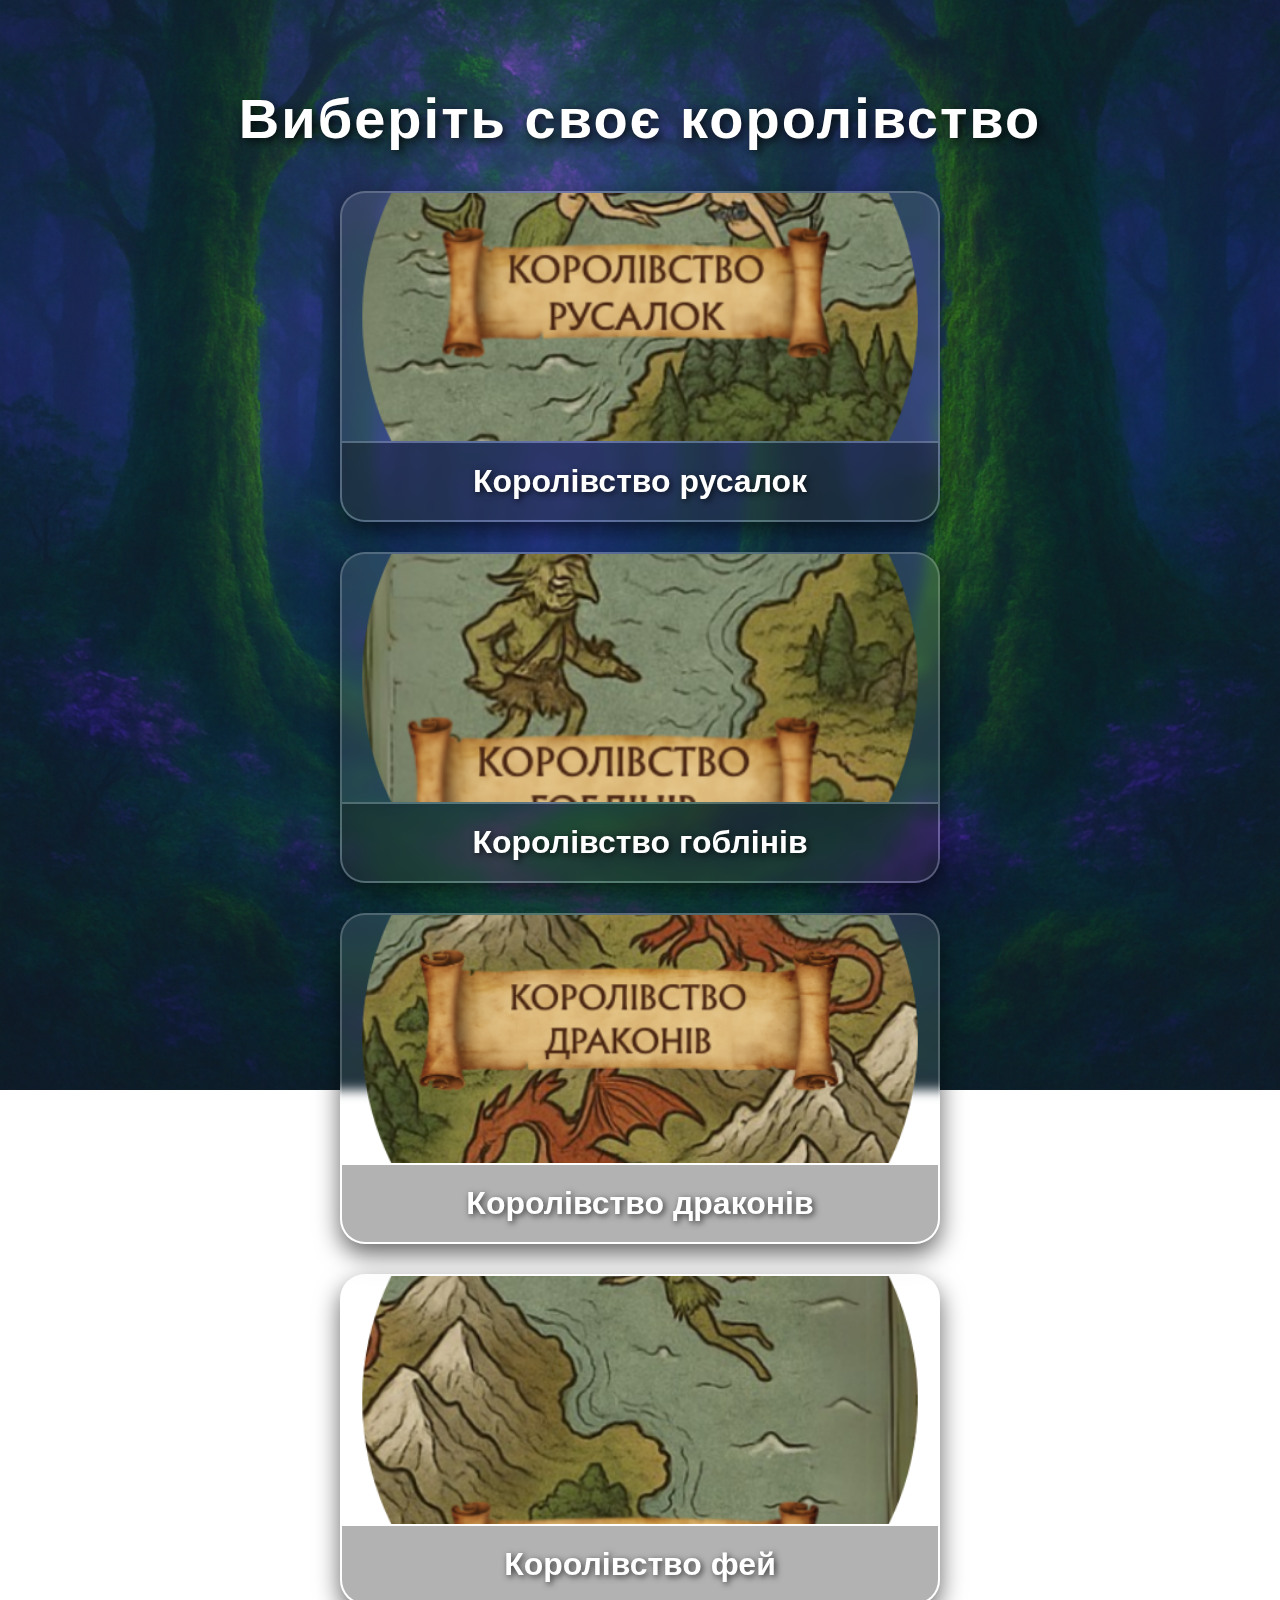
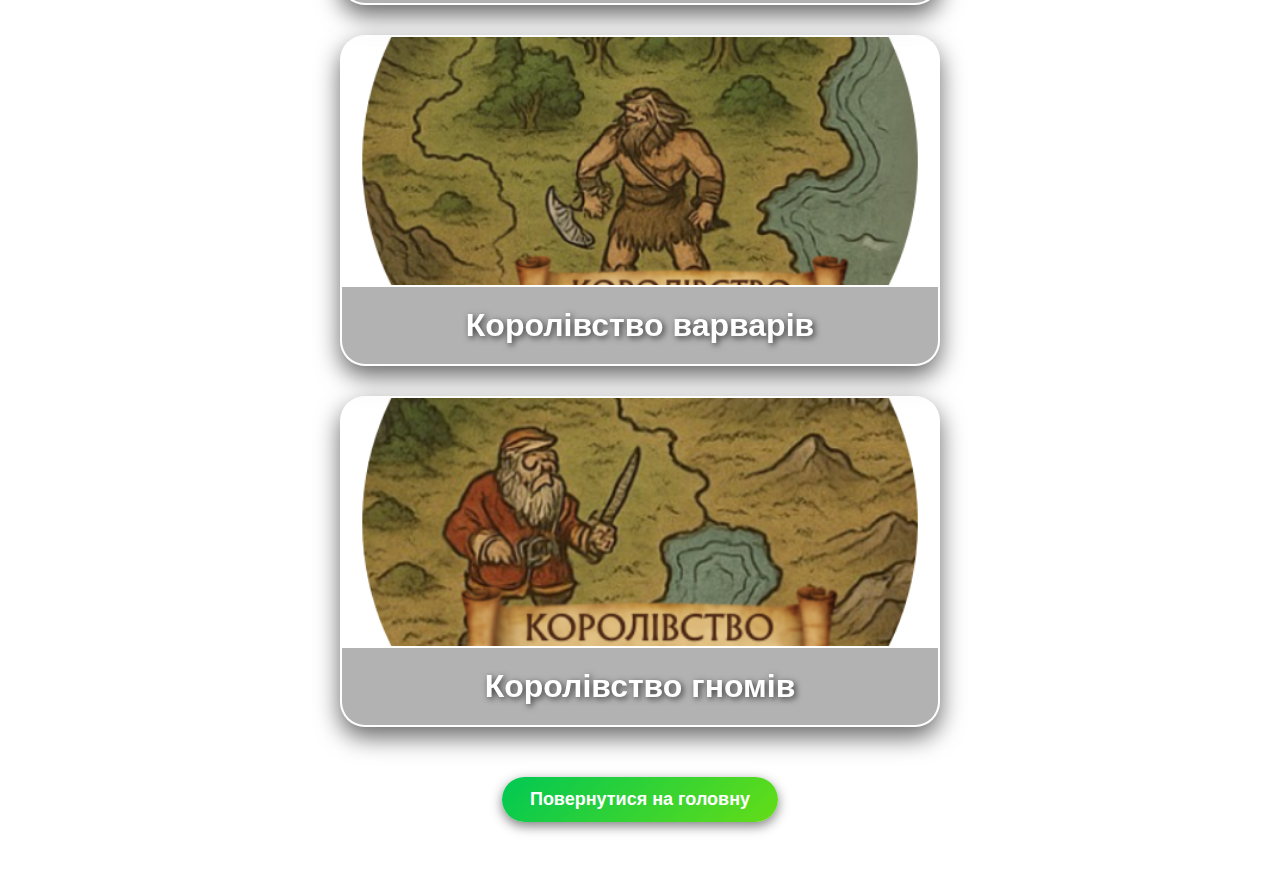
<file: game.html>
<!DOCTYPE html>
<html lang="uk">
<head>
  <meta charset="UTF-8">
  <meta name="viewport" content="width=device-width, initial-scale=1.0">
  <title>Гра: Королівства</title>
  <style>
    * {
      box-sizing: border-box;
    }

    body {
  font-family: 'Segoe UI', Tahoma, Geneva, Verdana, sans-serif;
  background: url(../images/фон.png) no-repeat center center fixed;
  background-size: cover;
  text-align: center;
  padding: 40px 20px;
  color: #fff;
  animation: fadeIn 1s ease-in-out;
}

h1 {
  font-size: 3.5rem;
  text-shadow: 3px 3px 10px rgba(0, 0, 0, 0.8);
  margin-bottom: 40px;
  letter-spacing: 2px;
}

#main-menu,
#game-screen,
#result-screen {
  display: none;
  animation: fadeIn 0.8s ease;
}

#main-menu {
  display: block;
}

.home-button {
  display: inline-block;
  padding: 12px 28px;
  margin-top: 20px;
  background: linear-gradient(135deg, #00c853, #64dd17);
  color: white;
  text-decoration: none;
  border-radius: 30px;
  font-size: 18px;
  font-weight: bold;
  box-shadow: 0 4px 12px rgba(0, 0, 0, 0.5);
  transition: all 0.3s ease;
}

.home-button:hover {
  background: linear-gradient(135deg, #00e676, #76ff03);
  transform: translateY(-2px);
  box-shadow: 0 6px 18px rgba(255, 255, 255, 0.4);
}

button {
  margin: 1rem;
  padding: 1rem 3rem;
  font-size: 1.8rem;
  color: #fff;
  background: linear-gradient(135deg, #1f1c2c, #928dab);
  border: none;
  cursor: pointer;
  border-radius: 15px;
  box-shadow: 0 5px 15px rgba(0, 0, 0, 0.6);
  transition: all 0.3s ease;
}

button:hover {
  transform: scale(1.06);
  box-shadow: 0 8px 25px rgba(255, 255, 255, 0.4);
}

.answer {
  margin: 25px auto;
  padding: 25px;
  background: rgba(76, 175, 80, 0.9); /* напівпрозорий */
  background: linear-gradient(135deg, rgba(76,175,80,0.9), rgba(46,125,50,0.9));
  color: #fff;
  font-size: 1.6rem;
  width: 90%;
  max-width: 600px;
  height: 180px;
  border-radius: 20px;
  cursor: pointer;
  text-align: center;
  box-shadow: 0 6px 20px rgba(0, 0, 0, 0.6);
  transition: all 0.4s ease;
  display: flex;
  justify-content: center;
  align-items: center;
  backdrop-filter: blur(4px);
}

.answer:hover {
  background: linear-gradient(135deg, #66bb6a, #388e3c);
  transform: scale(1.05);
  box-shadow: 0 8px 28px rgba(255, 255, 255, 0.3);
}
    @keyframes fadeIn {
      from {
        opacity: 0;
        transform: translateY(20px);
      }
      to {
        opacity: 1;
        transform: translateY(0);
      }
    }

    .kingdom-card {
  background: rgba(255, 255, 255, 0.1);
  border-radius: 25px;
  overflow: hidden;
  margin: 30px auto;
  width: 90%;
  max-width: 600px;
  box-shadow: 0 10px 25px rgba(0, 0, 0, 0.6);
  transition: transform 0.3s ease, box-shadow 0.3s ease;
  backdrop-filter: blur(6px);
  cursor: pointer;
  border: 2px solid rgba(255, 255, 255, 0.2);
}

.kingdom-card:hover {
  transform: scale(1.03);
  box-shadow: 0 14px 35px rgba(255, 255, 255, 0.3);
}

.kingdom-image {
  width: 100%;
  height: 250px;
  object-fit: cover;
  display: block;
  border-bottom: 2px solid rgba(255, 255, 255, 0.2);
}

.kingdom-title {
  font-size: 2rem;
  font-weight: bold;
  padding: 20px;
  color: #fff;
  text-shadow: 2px 2px 6px rgba(0, 0, 0, 0.7);
  background: rgba(0, 0, 0, 0.3);
}

  </style>
    
</head>
<body>
    <div id="main-menu">
        <h1>Виберіть своє королівство</h1>
      
        <div class="kingdom-card" onclick="startGame('mermaids')">
          <img src="images/РУСАЛКИ.png" alt="Королівство русалок" class="kingdom-image">
          <div class="kingdom-title">Королівство русалок</div>
        </div>
      
        <div class="kingdom-card" onclick="startGame('goblins')">
          <img src="images/ГОБЛІНИ.png" alt="Королівство гоблінів" class="kingdom-image">
          <div class="kingdom-title">Королівство гоблінів</div>
        </div>
      
        <div class="kingdom-card" onclick="startGame('dragons')">
          <img src="images/ДРАКОНИ.png" alt="Королівство драконів" class="kingdom-image">
          <div class="kingdom-title">Королівство драконів</div>
        </div>
      
        <div class="kingdom-card" onclick="startGame('fairies')">
          <img src="images/ФЕЇ.png" alt="Королівство фей" class="kingdom-image">
          <div class="kingdom-title">Королівство фей</div>
        </div>
      
        <div class="kingdom-card" onclick="startGame('barbarians')">
          <img src="images/ВАРВАРИ.png" alt="Королівство варварів" class="kingdom-image">
          <div class="kingdom-title">Королівство варварів</div>
        </div>
      
        <div class="kingdom-card" onclick="startGame('gnomes')">
          <img src="images/ГНОМИ.png" alt="Королівство гномів" class="kingdom-image">
          <div class="kingdom-title">Королівство гномів</div>
        </div>
      </div>
      
    <div id="game-screen">
        <h2>ПИТАННЯ:</h2>
        <p id="question-text">Тут буде текст питання...</p>
        <button class="answer" onclick="nextQuestion(1)">Відповідь 1</button>
        <button class="answer" onclick="nextQuestion(2)">Відповідь 2</button>
        <button class="answer" onclick="nextQuestion(3)">Відповідь 3</button>
    </div>

    <div id="result-screen">
        <h2>Результат гри</h2>
        <p id="result-text">Тут буде результат гри...</p>
        <button onclick="resetGame()">Грати знову</button>
    </div>

    <script>
        const kingdoms = {
            mermaids: {
    name: "Королівство русалок",
    questions: [
        {
            question: "Королівство русалок потрапило під атаку темних сил. Як ви вирішуєте перший крок?",
            answers: ["Збираю армію і йду в бій", "Шукаю магічний артефакт для захисту", "Думаю про переговори з ворогами"],
            result: [1, 0, 0]
        },
        {
            question: "Ваші війська захоплені темними істотами. Як ви відновлюєте сили для контратаки?",
            answers: ["Шукаю допомоги у стародавніх морських істот", "Використовую древні руни для зміцнення армії", "Збираю союзників серед інших королівств"],
            result: [1, 0, 0]
        },
        {
            question: "Тепер, коли ви зустріли головного ворога, як ви будете діяти?",
            answers: ["Стаю до бою без вагань", "Використовую стратегію і маневри", "Спробую переконати його відступити, якщо це можливо"],
            result: [1, 0, 0]
        },
        {
            question: "Під час битви ваші сили починають слабнути. Що ви робите?",
            answers: ["Залишаю битву і веду підготовку до нового наступу", "Збираю сили і роблю останній рішучий напад", "Шукаю укриття і чекаю підтримки союзників"],
            result: [1, 0, 0]
        },
        {
            question: "Темні сили починають використовувати магію для контролю над морем. Як ви боретеся з цим?",
            answers: ["Я втрачаю контроль, але намагаюся знайти слабке місце в їх закляттях", "Пошукаю артефакт, який допоможе зупинити їхню магію", "Намагаюся вступити в переговори з магами для пошуку вирішення"],
            result: [1, 0, 0]
        },
        {
            question: "Королівство стоїть на межі знищення. Як ви зберігаєте надію в своїх підданих?",
            answers: ["Надихаю їх на боротьбу за майбутнє", "Збираю найбільш відважних для боротьби", "Звертаюся до духів і приручаю магічні сили"],
            result: [1, 0, 0]
        },
        {
            question: "Ваш ворог викрав головний артефакт королівства. Як ви його повертаєте?",
            answers: ["Проникаю в їхній табір і краду артефакт", "Використовую хитрість, щоб змусити його повернути артефакт", "Залучаю магів для спільної атаки і повертаю артефакт"],
            result: [1, 0, 0]
        },
        {
            question: "Нарешті ви знаходите слабке місце в лінії оборони ворога. Як ви вчиняєте?",
            answers: ["Відправляю загін для проникнення через це місце", "Організую великий наступ через слабке місце", "Використовую магічні сили для руйнування їх оборони"],
            result: [1, 0, 0]
        },
        {
            question: "Ви наближаєтесь до темного короля, що контролює всі сили. Як ви боретеся з ним?",
            answers: ["Вступаю в бій один на один", "Використовую магію для знищення його сил", "Створюю стратегічну пастку для його війська"],
            result: [1, 0, 0]
        },
        {
            question: "Після перемоги над темними силами ви повинні відновити королівство. Який буде ваш перший крок?",
            answers: ["Відновлюю королівський палац та зміцнюю кордони", "Займаюся відновленням морських земель та фауни", "Переговорю з іншими королівствами про мир та союз"],
            result: [1, 0, 0]
        }
    ],
    endings: [
        { text: "Ви стали королевою морів, здолавши темні сили та відновивши процвітання королівства!", type: "win" },
        { text: "Ви потонули в морі після того, як не змогли подолати темні сили.", type: "lose" },
        { text: "Ви знайшли шлях до перемоги, але королівство все ще потребує часу на відновлення.", type: "win" }
    ]
},

goblins: {
    name: "Королівство гоблінів",
    questions: [
        {
            question: "Королівство гоблінів піддається атаці великих монстрів. Як ви дієте?",
            answers: ["Шукаю слабке місце в їх захисті", "Збираю армію гоблінів для контратаки", "Думаю, як перехитрити ворогів"],
            result: [1, 0, 0]
        },
        {
            question: "Ваша армія гоблінів потрапляє в пастку на території ворогів. Що ви робите?",
            answers: ["Шукаю шлях втечі і тікаю", "Застосовую хитрість, щоб обдурити ворога", "Організовую контрнаступ, незважаючи на пастку"],
            result: [1, 0, 0]
        },
        {
            question: "Ви дізнаєтеся, що вороги мають магічний артефакт. Як ви його крадете?",
            answers: ["Пробираюся непомітно і краду артефакт", "Використовую магічні засоби, щоб його забрати", "Набираю армію і силою захоплюю артефакт"],
            result: [1, 0, 0]
        },
        {
            question: "Монстри почали блокувати ваші торгові шляхи. Як ви поступаєте?",
            answers: ["Залишаю все, шукаю нові шляхи", "Використовую шахрайство і хитрощі для обходу блокади", "Організовую війну за контролем шляхів"],
            result: [1, 0, 0]
        },
        {
            question: "Під час битви з ворогами ви знаходите стародавні руни. Як ви використовуєте їх?",
            answers: ["Використовую їх для підсилення своїх військ", "Залишаю їх на потім, вони можуть бути корисні", "Шукаю спосіб передати їх іншому гоблінському племені"],
            result: [1, 0, 0]
        },
        {
            question: "Ваша армія гоблінів ослабла, і вороги наближаються. Як ви відновлюєте сили?",
            answers: ["Використовую зібрані скарби для залучення нових союзників", "Шукаю схованки для відпочинку і відновлення", "Збираю залишки армії і створюю нові стратегії"],
            result: [1, 0, 0]
        },
        {
            question: "Вороги знайшли ваш секретний сховок. Як ви їх обдурюєте?",
            answers: ["Залишаю пастку для ворогів і втікаю", "Створюю дві схованки, щоб заплутати їх", "Намагаюся переконати ворогів, що сховок не існує"],
            result: [1, 0, 0]
        },
        {
            question: "Ви знаходите підземний тунель, який веде до глибоких шахт. Як ви його використовуєте?",
            answers: ["Проникаю через тунель для обходу ворогів", "Шукаю корисні ресурси в шахтах", "Заводжу через тунель армію для несподіваного нападу"],
            result: [1, 0, 0]
        },
        {
            question: "Під час битви ви потрапляєте в окруження. Як ви вибираєтесь?",
            answers: ["Дозволяю ворогам наблизитися і потім контратакую", "Шукаю найслабше місце в їхніх лініях і прориваюся", "Використовую магію, щоб змінити ситуацію"],
            result: [1, 0, 0]
        },
        {
            question: "Ви знайшли легендарний гоблінський скарб, але він охороняється магією. Як ви отримуєте його?",
            answers: ["Використовую свої шахрайські навички, щоб обдурити охоронців", "Знищую магію і забираю скарб", "Шукаю союзників, щоб разом подолати охоронців"],
            result: [1, 0, 0]
        }
    ],
    endings: [
        { text: "Ви стали головним гобліном, здолавши ворогів і повернувши багатства королівству!", type: "win" },
        { text: "Ви потрапили в пастку на ринку, і ваші шанси на втечу майже нульові.", type: "lose" },
        { text: "Ви знайшли легендарний скарб і здобули велич у гоблінському світі!", type: "win" }
    ]
},

dragons: {
    name: "Королівство драконів",
    questions: [
        {
            question: "Королівство драконів опинилося під загрозою від могутнього ворога. Як ви дієте?",
            answers: ["Шукаю союзників серед інших драконів", "Загадую стародавнє закляття для боротьби з ворогами", "Б'юся самостійно, не чекаючи допомоги"],
            result: [1, 0, 0]
        },
        {
            question: "Ви дізнаєтеся, що вороги використовують магію для підкорення драконів. Як ви протистоїте?",
            answers: ["Применшую свою силу, щоб обманути ворогів", "Шукаю спосіб нейтралізувати їх магію", "Використовую свою силу, щоб зламати їх захист"],
            result: [1, 0, 0]
        },
        {
            question: "Ваша земля горить через магічне полум'я ворога. Як ви врятуєте королівство?",
            answers: ["Залишаю рідну землю і шукаю місце для відступу", "Використовую свою силу, щоб загасити полум'я", "Викликаю бурю для відвернення вогню"],
            result: [1, 0, 0]
        },
        {
            question: "Невідомі вороги захопили ваші гнізда. Як ви повертаєте їх?",
            answers: ["Створюю пастку для ворогів і обманюю їх", "Збираю армію драконів для атаки", "Знищую їхню базу вночі, коли вони не чекають"],
            result: [1, 0, 0]
        },
        {
            question: "Королівство знаходиться в небезпеці через величезного дракона-ворога. Як ви його долаєте?",
            answers: ["Залишаюся спокійним і б'юся з ним, використовуючи свою силу", "Викликаю стародавніх драконів, щоб об'єднати сили", "Договорююся з ним, шукаючи шлях до мирного вирішення"],
            result: [1, 0, 0]
        },
        {
            question: "Ворог має потужний артефакт, який підвищує його силу. Як ви його забираєте?",
            answers: ["Проникаю непомітно і краду артефакт", "Знищую його і забираю для себе", "Використовую магічні сили для його знешкодження"],
            result: [1, 0, 0]
        },
        {
            question: "Під час битви з ворогами ви знаходите величезний храм драконів. Як ви його використовуєте?",
            answers: ["Проводжу ритуал для посилення сил", "Збираю уламки і предмети з храму для створення потужної зброї", "Шукаю древні знання для використання їх проти ворога"],
            result: [1, 0, 0]
        },
        {
            question: "Ваша земля потрапила під магічну блокаду ворогів. Як ви її зламали?",
            answers: ["Звертаюся до стародавніх сил драконів, щоб зняти блокаду", "Використовую свої драконячі крила для обльоту і обхід блокади", "Знищую основи блокади через силові дії"],
            result: [1, 0, 0]
        },
        {
            question: "Ви зустрічаєте древнього дракона, який може допомогти, але він хоче щось натомість. Як ви реагуєте?",
            answers: ["Пропоную обмін і намагаюся переконати його", "Пропоную силу та відданість", "Шукаю інший спосіб досягти мети без угод"],
            result: [1, 0, 0]
        },
        {
            question: "Ви дізнаєтесь, що один з ваших друзів зрадив вас. Як ви з ним розправляєтесь?",
            answers: ["Знищую його за зраду", "Прощаю і шукаю спосіб його переконати", "Покладаюся на інших союзників для вирішення ситуації"],
            result: [1, 0, 0]
        }
    ],
    endings: [
        { text: "Ви стали величним драконом, рятуючи своє королівство і здобувши мир!", type: "win" },
        { text: "Ви згоріли в полум'ї ворога, але ваша пожертва стала легендою.", type: "lose" },
        { text: "Ви знайшли стародавнє гніздо драконів і стали частиною його великої історії.", type: "win" }
    ]
},

fairies: {
    name: "Королівство фей",
    questions: [
        {
            question: "Королівство фей охопила темна магія, що вкрала всі кольори з лісу. Як ви почнете боротьбу?",
            answers: ["Шукаю силу в природі, щоб відновити баланс", "Проникаю в темну магію і намагаюся зламати її", "Збираю фей для створення потужного закляття"],
            result: [1, 0, 0]
        },
        {
            question: "Що ви відчуваєте, коли бачите похмурі хмари над лісом?",
            answers: ["Тривогу, але я вірю, що можна все виправити", "Страх, я боюся темної магії", "Спокій, я знаю, як боротися з темрявою"],
            result: [1, 0, 0]
        },
        {
            question: "Ви дізнаєтесь, що для знищення темної магії потрібен особливий артефакт. Як ви його знайдете?",
            answers: ["Пошук в стародавніх лісах, де може бути схований артефакт", "Використовую свою магію для відчуття артефакту", "Запитую у старих мудрих фей про місцезнаходження артефакту"],
            result: [1, 0, 0]
        },
        {
            question: "Ваша сила ослабла через темну магію. Як ви відновите свою міць?",
            answers: ["Шукаю допомогу у духів природи", "Використовую магічні рослини для відновлення сил", "Покладаюся на підтримку інших фей для відновлення"],
            result: [1, 0, 0]
        },
        {
            question: "Ви зустрічаєте ворога, який намагається використовувати темну магію. Як ви його переможете?",
            answers: ["Використовую своє закляття для боротьби з темною магією", "Залучаю сили природи для знищення ворога", "Обманюю ворога і втягуваю його в пастку"],
            result: [1, 0, 0]
        },
        {
            question: "Ліс оточений темними створіннями. Як ви позбудетеся їх?",
            answers: ["Збираю магічні сили для відлякування темних створінь", "Викликаю допомогу з іншого світу, щоб вигнати їх", "Створюю магічну бар'єрну стіну навколо лісу"],
            result: [1, 0, 0]
        },
        {
            question: "У вас є вибір між двома способами знищення темної магії: сила або мудрість. Який ви обираєте?",
            answers: ["Сила, щоб подолати темряву", "Мудрість, щоб знайти найменший шлях до перемоги", "Поєднуючи силу і мудрість, створюю збалансоване рішення"],
            result: [1, 0, 0]
        },
        {
            question: "Що ви робите, коли темна магія починає контролювати ліс?",
            answers: ["Спробую відновити рівновагу природними силами", "Використовую спеціальні магічні заклинання для відновлення світла", "Збираю армію фей, щоб відвоювати ліс"],
            result: [1, 0, 0]
        },
        {
            question: "У боротьбі з темною магією ви зустрічаєте стародавнього ворога, який володіє ще більш потужною магією. Як ви дієте?",
            answers: ["Використовую свої найсильніші закляття для перемоги", "Проникаю в душу ворога і шукаю слабкість", "Шукаю інші фейські сили для спільної боротьби"],
            result: [1, 0, 0]
        },
        {
            question: "Ліс починає знову процвітати, але темна магія ще не знищена. Що ви робите далі?",
            answers: ["Шукаю корінь темної магії і вириваю його", "Викликаю велику бурю, щоб знищити залишки темної магії", "Вдосконалюю свої магічні вміння для подальшої боротьби"],
            result: [1, 0, 0]
        }
    ],
    endings: [
        { text: "Ви стали королевою лісу, відновивши його красу і процвітання!", type: "win" },
        { text: "Ви потрапили у пастку темної магії, але ваша відвага залишилася легендою.", type: "lose" },
        { text: "Ви знайшли магічний артефакт, що допоміг звільнити ліс від темної магії.", type: "win" }
    ]
},

barbarians: {
    name: "Королівство варварів",
    questions: [
        {
            question: "Ваше плем'я було наполегливо атаковане ворожими силами. Як ви будете діяти?",
            answers: ["Збираю воїнів для контратаки", "Намагаюся переманити ворога на свою сторону", "Шукаю слабке місце в обороні ворога"],
            result: [1, 0, 0]
        },
        {
            question: "Королівство варварів зазнає зради від одного з племен. Як ви помститеся за зраду?",
            answers: ["Використовую силу, щоб змусити їх підкоритися", "Шукаю спосіб знищити їх без кровопролиття", "Закликаю інші племена допомогти нам у помсті"],
            result: [1, 0, 0]
        },
        {
            question: "Ваша армія відчуває брак ресурсів. Як ви подолаєте цю проблему?",
            answers: ["Відправляю загін на полювання", "Роблю напад на багатіші племена", "Налагоджую постачання за допомогою союзників"],
            result: [1, 0, 0]
        },
        {
            question: "Ви дізнаєтеся, що племена навколо вашого королівства готуються до війни. Які ваші дії?",
            answers: ["Готую армію до великих боїв", "Шукаю можливість укласти союз з одним з племен", "Збираю своїх найкращих воїнів для таємних нападів"],
            result: [1, 0, 0]
        },
        {
            question: "У вашому племені почалася внутрішня боротьба за владу. Як ви вчините?",
            answers: ["Використовую силу, щоб поставити себе на чолі", "Збираю підтримку інших старійшин", "Даю шанс на компроміс і переговори"],
            result: [1, 0, 0]
        },
        {
            question: "Ви зустрічаєте ворога, який володіє надзвичайною магією. Як ви будете боротися з ним?",
            answers: ["Нападаю з усією силою", "Шукаю спосіб нейтралізувати його магію", "Довіряю стратегії і хитрості для перемоги"],
            result: [1, 0, 0]
        },
        {
            question: "Ваше плем'я зазнало поразки в бою, але ще не все втрачено. Як ви відновите сили?",
            answers: ["Збираю нову армію та планую контрнаступ", "Проводжу переговори для укладення миру", "Використовую хитрощі для того, щоб помститися без бою"],
            result: [1, 0, 0]
        },
        {
            question: "Ви отримуєте нову територію, але на ній є місце для потенційних загроз. Як ви захистите нові землі?",
            answers: ["Будую фортеці та охоронні пости", "Підкоряю місцевих, щоб вони стали моїми союзниками", "Нападаю на потенційних ворогів до того, як вони встигнуть завдати шкоди"],
            result: [1, 0, 0]
        },
        {
            question: "Плем'я виявляє велике багатство, але з'являється небезпека, що його заберуть вороги. Як ви поступите?",
            answers: ["Тримаю багатство у секреті, поки вороги не зникнуть", "Захищаю багатство за допомогою армії", "Віддаю частину багатства іншим племенам для укладення альянсів"],
            result: [1, 0, 0]
        },
        {
            question: "Ваша армія втратила мотивацію після важкої поразки. Як ви знову їх надихнете?",
            answers: ["Влаштовую великий бенкет та святкування перемог", "Нагороджую найкращих воїнів і даю обіцянку помсти", "Закликаю до єдності та боротьби за майбутнє королівства"],
            result: [1, 0, 0]
        }
    ],
    endings: [
        { text: "Ви стали великим вождем, який об'єднав племена!", type: "win" },
        { text: "Ви загинули в бою, але ваша слава жила в піснях.", type: "lose" },
        { text: "Ви знайдете союзників у інших племенах і разом збудуєте сильне королівство.", type: "win" }
    ]
},

gnomes: {
    name: "Королівство гномів",
    questions: [
        {
            question: "Ваша шахта була атакована ворогами, і важливі тунелі під загрозою. Як ви вчините?",
            answers: ["Будую засідку, щоб захистити тунелі", "Шукаю спосіб обдурити ворогів і зупинити їх", "Нападаю на ворогів, щоб повернути контроль над шахтами"],
            result: [1, 0, 0]
        },
        {
            question: "У вас є шанс відновити загублену частину древніх тунелів. Як ви діятимете?",
            answers: ["Шукаю стародавні карти і керуюся ними", "Використовую новітні механізми для розкопок", "Залучаю інших гномів, щоб разом розширити тунелі"],
            result: [1, 0, 0]
        },
        {
            question: "Несподівано знайдено магічний артефакт в одному з тунелів. Як ви будете діяти?",
            answers: ["Зберігаю артефакт, поки не дізнаюсь його властивості", "Використовую його силу для досягнення своїх цілей", "Сховати артефакт і розслідувати його походження"],
            result: [1, 0, 0]
        },
        {
            question: "У вашому королівстві гномів з'явився новий ворог. Як ви будете захищати свою землю?",
            answers: ["Будую укріплення і розгортаю армію", "Збираю кращих майстрів і створюю нову зброю", "Шукаю спосіб переманити ворогів на свій бік"],
            result: [1, 0, 0]
        },
        {
            question: "Під час розкопок ви натрапляєте на запечатаний тунель, який веде до невідомої печери. Як ви будете діяти?",
            answers: ["Відкриваю тунель і досліджую його", "Боюсь відкривати тунель і шукаю допомогу", "Спробую відкрити тунель, але бути готовим до небезпеки"],
            result: [1, 0, 0]
        },
        {
            question: "Королівство гномів переживає великий економічний спад через втрату коштовних металів. Як ви вирішите проблему?",
            answers: ["Відправляю експедицію в інші шахти для нових запасів", "Розробляю нові технології для більш ефективного видобутку", "Шукаю альтернативні джерела багатства, як-от магічні кристали"],
            result: [1, 0, 0]
        },
        {
            question: "У вас є можливість відновити стародавній механізм, який колись був ключем до процвітання королівства. Як ви його використовуєте?",
            answers: ["Відновлюю механізм і використовую його для блага королівства", "Досліджую механізм, щоб зрозуміти його справжнє призначення", "Сховаю механізм на випадок, якщо він стане небезпечним"],
            result: [1, 0, 0]
        },
        {
            question: "Під час розкопок ви знаходите гігантські печери, заповнені драгоцінними каменями. Як ви вчините?",
            answers: ["Видобуваю всі камені і використовую їх для відновлення королівства", "Будую нові тунелі для безпечного доступу до каменів", "Негайно захищаю камені від ворогів, щоб не допустити крадіжки"],
            result: [1, 0, 0]
        },
        {
            question: "Ваша шахта почала обрушуватися через природні катаклізми. Як ви порятуєте королівство?",
            answers: ["Розробляю нові технології для стабілізації тунелів", "Шукаю альтернативні місця для розробок", "Відновлюю старі тунелі, використовуючи магічні сили"],
            result: [1, 0, 0]
        },
        {
            question: "Ви знаходите стародавній артефакт, що може зупинити катастрофу, але він дуже небезпечний. Як ви будете діяти?",
            answers: ["Активую артефакт, щоб врятувати королівство", "Проводжу дослідження, щоб зрозуміти його справжнє призначення", "Використовую артефакт лише в разі крайньої необхідності"],
            result: [1, 0, 0]
        }
    ],
    endings: [
        { text: "Ви стали майстром підземелля, який відновив процвітання королівства!", type: "win" },
        { text: "Ви потрапили в пастку гірських тунелів, але ваша жертва не була марною.", type: "lose" },
        { text: "Ви знайшли легендарну печеру скарбів і врятували королівство!", type: "win" }
    ]
},

        };

        let currentKingdom;
        let currentQuestionIndex = 0;
        let currentResults = [];

        function startGame(kingdom) {
            currentKingdom = kingdoms[kingdom];
            currentQuestionIndex = 0;
            currentResults = [];
            document.getElementById('main-menu').style.display = 'none';
            document.getElementById('game-screen').style.display = 'block';
            showQuestion();
        }

        function showQuestion() {
            const question = currentKingdom.questions[currentQuestionIndex];
            document.getElementById('question-text').textContent = question.question;
            const buttons = document.querySelectorAll('.answer');
            buttons[0].textContent = question.answers[0];
            buttons[1].textContent = question.answers[1];
            buttons[2].textContent = question.answers[2];
        }

        function nextQuestion(answerIndex) {
            const question = currentKingdom.questions[currentQuestionIndex];
            currentResults.push(question.result[answerIndex - 1]);
            currentQuestionIndex++;
            if (currentQuestionIndex < currentKingdom.questions.length) {
                showQuestion();
            } else {
                showResult();
            }
        }

        function showResult() {
            const totalScore = currentResults.reduce((a, b) => a + b, 0);
            let ending;
            if (totalScore >= 7) {
                ending = currentKingdom.endings[0];
            } else if (totalScore >= 4) {
                ending = currentKingdom.endings[2];
            } else {
                ending = currentKingdom.endings[1];
            }
            document.getElementById('game-screen').style.display = 'none';
            document.getElementById('result-screen').style.display = 'block';
            document.getElementById('result-text').textContent = ending.text;
        }

        function resetGame() {
            document.getElementById('result-screen').style.display = 'none';
            document.getElementById('main-menu').style.display = 'block';
        }
    </script>

<a href="index.html" class="home-button">Повернутися на головну</a>

</body>
</html>
</file>
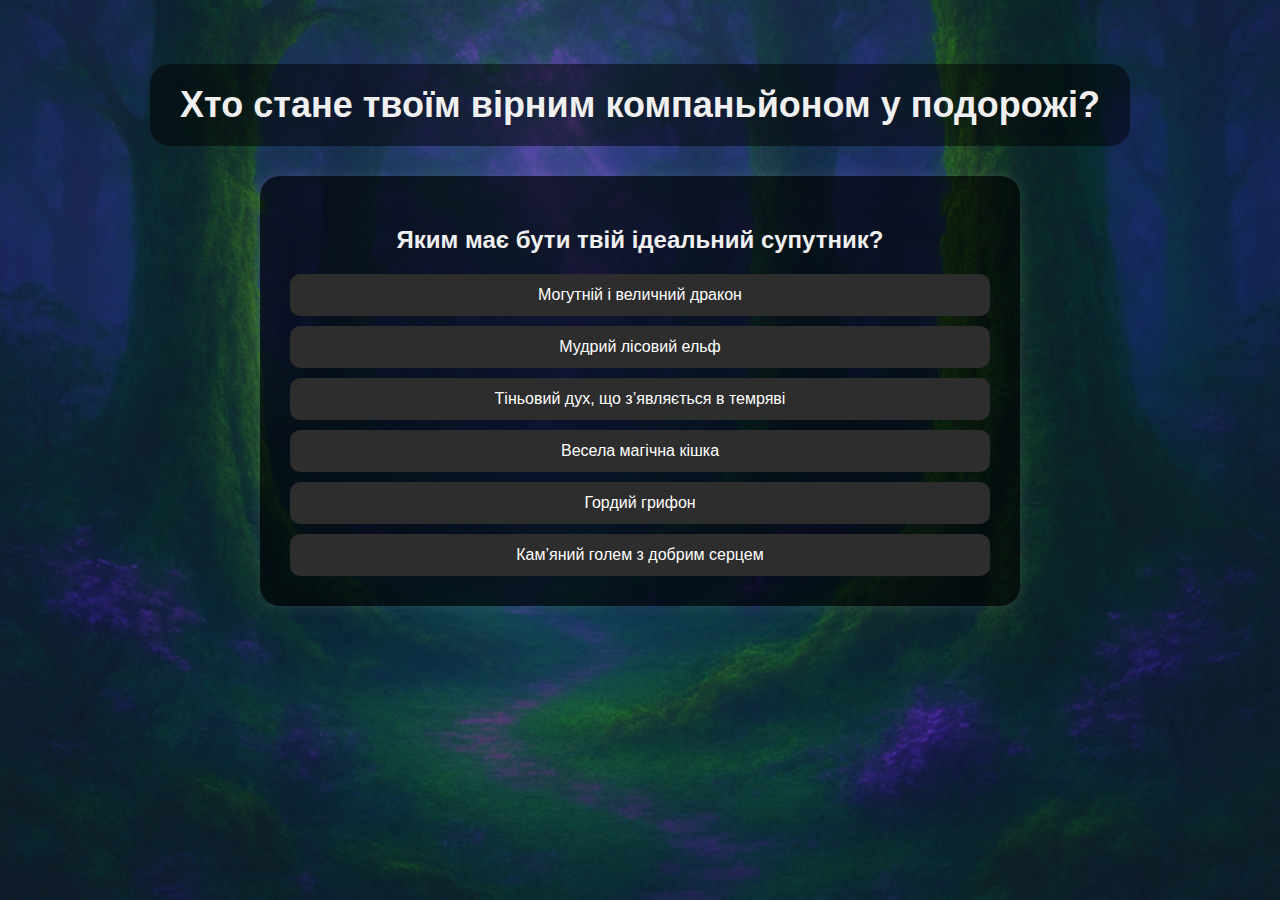
<file: next_page1.html>
<!DOCTYPE html>
<html lang="uk">
<head>
  <meta charset="UTF-8">
  <title>Квіз: Обери свого супутника</title>
  <style>
    body {
      font-family: 'Segoe UI', Tahoma, Geneva, Verdana, sans-serif;
      background: url(../images/фон.png);
      background-size: cover;
      background-repeat: no-repeat;
      background-position: center;
      color: #f0f0f0;
      margin: 0;
      padding: 40px 20px;
      text-align: center;
    }

    h1 {
      font-size: 36px;
      margin-bottom: 30px;
      background-color: rgba(0, 0, 0, 0.5);
      display: inline-block;
      padding: 20px 30px;
      border-radius: 20px;
    }

    .question {
      display: none;
      max-width: 700px;
      margin: 0 auto 30px auto;
      background-color: rgba(0, 0, 0, 0.65);
      padding: 30px;
      border-radius: 20px;
      box-shadow: 0 0 15px rgba(255, 255, 255, 0.1);
    }

    .question.active {
      display: block;
    }

    h2 {
      font-size: 24px;
      margin-bottom: 20px;
    }

    .answers {
      display: flex;
      flex-direction: column;
      gap: 10px;
    }

    .answers button {
      padding: 12px 20px;
      font-size: 16px;
      background-color: #2d2d2d;
      color: #fff;
      border: none;
      border-radius: 10px;
      cursor: pointer;
      transition: background-color 0.3s ease;
    }

    .answers button:hover {
      background-color: #444;
    }

    #result {
      display: none;
      max-width: 700px;
      margin: 0 auto;
      background-color: rgba(0, 0, 0, 0.75);
      padding: 30px;
      border-radius: 20px;
      box-shadow: 0 0 15px rgba(255, 255, 255, 0.1);
    }

    #result h2, #result h3 {
      margin-bottom: 20px;
    }

    #result p {
      margin: 8px 0;
      font-size: 18px;
    }

    .home-button {
      display: inline-block;
      margin-top: 30px;
      text-decoration: none;
      color: #fff;
      background-color: #2d2d2d;
      padding: 12px 24px;
      font-size: 16px;
      border-radius: 12px;
      transition: background-color 0.3s ease;
    }

    .home-button:hover {
      background-color: #444;
    }
  </style>
</head>
<body>

  <h1>Хто стане твоїм вірним компаньйоном у подорожі?</h1>

  <div id="quiz"></div>
  <div id="result"></div>

  <script>
    const questions = [
      "Яким має бути твій ідеальний супутник?",
      "Як твій компаньйон захищає тебе?",
      "Що він робить, коли ти засмучений(-а)?",
      "Як він пересувається?",
      "Що він любить їсти?",
      "Як виглядає його очі?",
      "Яке його головне вміння?",
      "Де ви вперше зустрілись?",
      "Що він робить під час битви?",
      "Яка його слабкість?"
    ];

    const answers = [
      ["Могутній і величний дракон", "Мудрий лісовий ельф", "Тіньовий дух, що з’являється в темряві", "Весела магічна кішка", "Гордий грифон", "Кам’яний голем з добрим серцем"],
      ["Випускає полум’я", "Стріляє з лука", "Розчиняється в тіні й атакує зненацька", "Кусає і дряпається", "Наносить удар з повітря", "Захищає тебе щитом зі скелі"],
      ["Розповідає казки", "Мовчки поруч", "Обіймає своїм хвостом", "Танцює, щоб підняти настрій", "Дарує магічний кристал", "Мовчки сидить поруч і світиться"],
      ["Летить у небі", "Біжить лісовими стежками", "Зникає і з’являється поруч", "Стрибає, як тінь", "Летить із ревом", "Йде важко, але впевнено"],
      ["Дим і вогонь", "Лісові ягоди", "Енергія нічного неба", "Риба або молоко", "Сяючі зорі", "Каміння і кристали"],
      ["Жовті та палаючі", "Зелені та глибокі", "Чорні, як ніч", "Веселі й блискучі", "Сяючі, як зорі", "Сірі з іскорками"],
      ["Лікує", "Бачить майбутнє", "Проходить крізь стіни", "Відчуває емоції", "Керує погодою", "Зупиняє час"],
      ["У горах", "У лісі", "У тумані", "На ринку", "На даху башти", "У печері"],
      ["Б’ється пліч-о-пліч", "Планує тактику", "Ховається і завдає удар з тіні", "Захищає тебе", "Відволікає ворога", "Ламає землю навколо"],
      ["Не любить яскраве світло", "Сумує в самотності", "Зникає в дощ", "Лякається гучних звуків", "Швидко втомлюється", "Розсипається при сильному ударі"]
    ];

    const moons = ["Дракон", "Ельф", "Тіньовий дух", "Магічна кішка", "Грифон", "Голем"];
    const scores = [0, 0, 0, 0, 0, 0];

    const quizContainer = document.getElementById("quiz");
    const resultContainer = document.getElementById("result");

    let currentQuestion = 0;

    function showQuestion(index) {
      quizContainer.innerHTML = "";
      const qDiv = document.createElement("div");
      qDiv.className = "question active";

      const qText = document.createElement("h2");
      qText.textContent = questions[index];
      qDiv.appendChild(qText);

      const answersDiv = document.createElement("div");
      answersDiv.className = "answers";

      answers[index].forEach((answer, i) => {
        const btn = document.createElement("button");
        btn.textContent = answer;
        btn.onclick = () => {
          scores[i]++;
          currentQuestion++;
          if (currentQuestion < questions.length) {
            showQuestion(currentQuestion);
          } else {
            showResults();
          }
        };
        answersDiv.appendChild(btn);
      });

      qDiv.appendChild(answersDiv);
      quizContainer.appendChild(qDiv);
    }

    function showResults() {
      quizContainer.innerHTML = "";
      resultContainer.style.display = "block";

      const total = scores.reduce((a, b) => a + b, 0);
      const percentages = scores.map(score => Math.round((score / total) * 100));

      resultContainer.innerHTML = "<h2>Результати:</h2>";
      percentages.forEach((percent, i) => {
        const p = document.createElement("p");
        p.textContent = `${moons[i]}: ${percent}%`;
        resultContainer.appendChild(p);
      });

      const maxScore = Math.max(...scores);
      const winner = moons[scores.indexOf(maxScore)];

      const final = document.createElement("h3");
      final.textContent = `Твій компаньйон на цю подорож: ${winner}!`;
      resultContainer.appendChild(final);

      const homeLink = document.createElement("a");
      homeLink.href = "index.html";
      homeLink.className = "home-button";
      homeLink.textContent = "Повернутися на головну";
      resultContainer.appendChild(homeLink);
    }

    showQuestion(currentQuestion);
  </script>

</body>
</html>
</file>
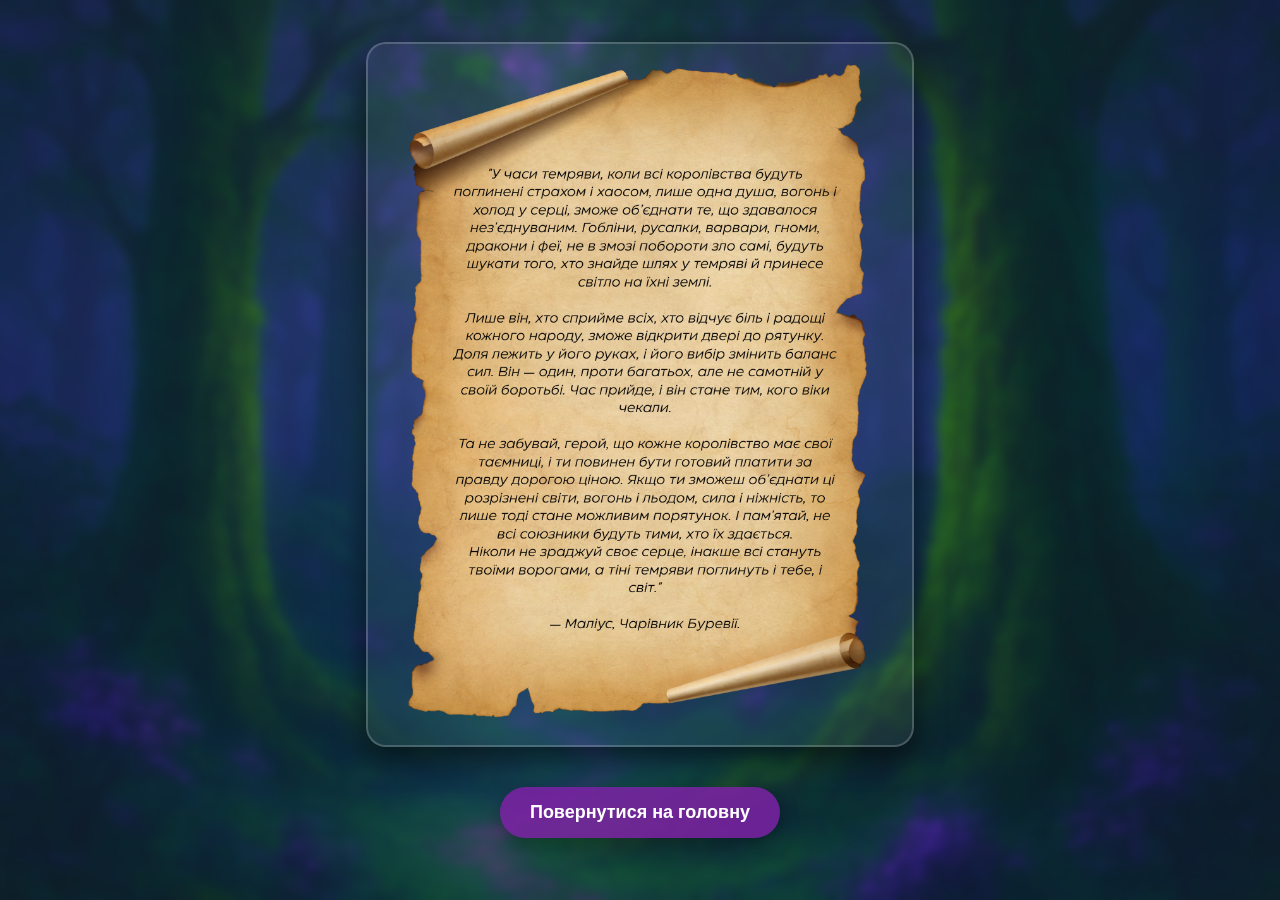
<file: prorotsvo.html>
<!DOCTYPE html>
<html lang="uk">
<head>
  <meta charset="UTF-8">
  <title>Обери Королівство</title>
  <style>
    body {
      margin: 0;
      font-family: 'Segoe UI', sans-serif;
      background: url(/images/background.png);
      background-size: cover;
      background-position: center;
      color: white;
      text-align: center;
      display: flex;
      flex-direction: column;
      align-items: center;
      min-height: 100vh;
      backdrop-filter: blur(4px);
    }

    .content {
      display: flex;
      flex-direction: column;
      align-items: center;
      justify-content: center;
      flex: 1;
      padding: 40px 20px 60px; /* верх, боки, низ */
      box-sizing: border-box;
    }

    .image-container {
      width: 90%;
      max-width: 600px;
      margin-bottom: 40px; /* більший відступ під зображенням */
      box-shadow: 0 10px 30px rgba(0, 0, 0, 0.6);
      border-radius: 20px;
      overflow: hidden;
      background: rgba(255, 255, 255, 0.05);
      border: 2px solid rgba(255, 255, 255, 0.2);
    }

    .image-container img {
      width: 100%;
      height: auto;
      display: block;
    }

    .home-button {
      display: inline-block;
      padding: 15px 30px;
      background: rgba(125, 33, 165, 0.85);
      color: white;
      text-decoration: none;
      border-radius: 50px;
      font-size: 18px;
      font-weight: bold;
      box-shadow: 0 6px 20px rgba(0, 0, 0, 0.3);
      transition: all 0.3s ease;
      backdrop-filter: blur(3px);
    }

    .home-button:hover {
      background: rgba(11, 67, 12, 0.9);
      transform: scale(1.05);
    }

    @media (max-width: 768px) {
      .home-button {
        font-size: 16px;
        padding: 12px 24px;
      }

      .image-container {
        max-width: 95%;
      }

      .content {
        padding: 30px 15px 50px;
      }
    }
  </style>
</head>
<body>

  <div class="content">
    <div class="image-container">
      <img src="images/Пророцтво - 1 - відредаговано.png" alt="Пророцтво">
    </div>

    <a href="index.html" class="home-button">Повернутися на головну</a>
  </div>

</body>
</html>
</file>
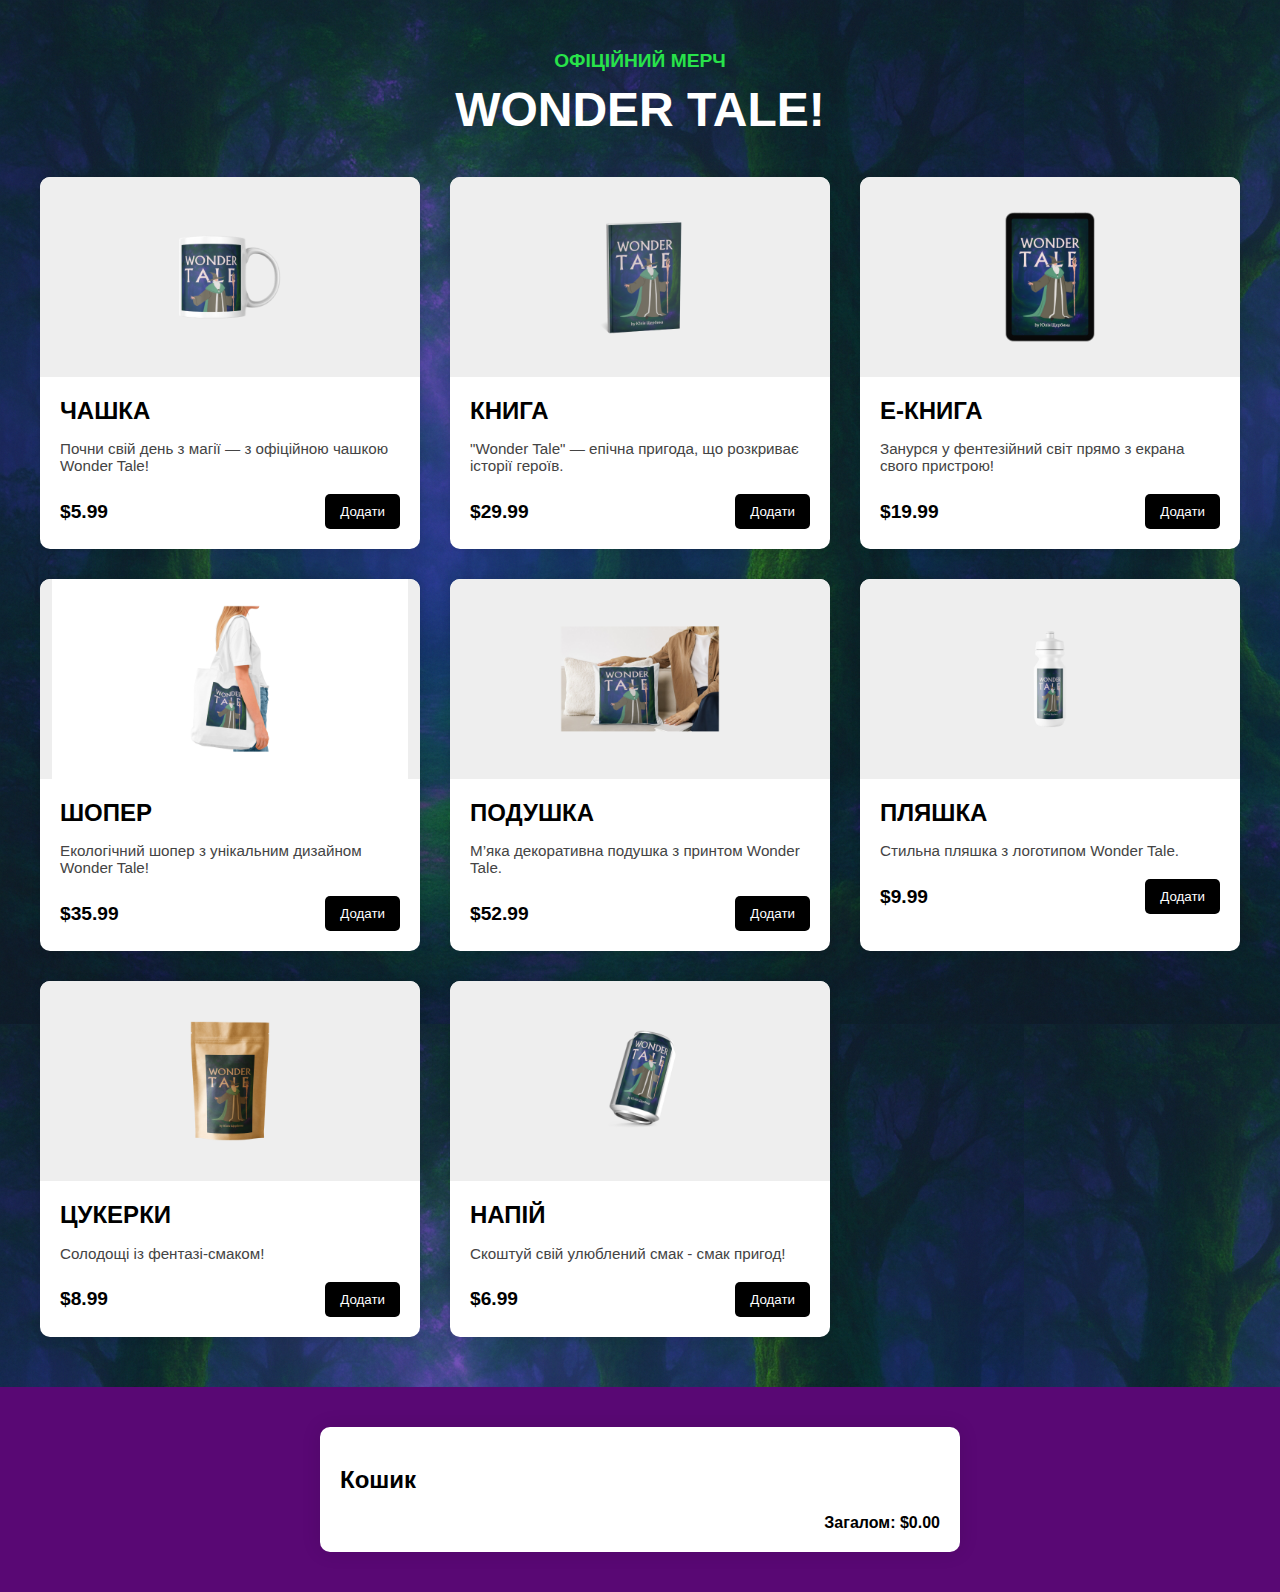
<file: shop.html>
<!DOCTYPE html>
<html lang="uk">
<head>
  <meta charset="UTF-8">
  <meta name="viewport" content="width=device-width, initial-scale=1">
  <title>Wonder Tale — Магазин</title>
  <style>
    body {
      font-family: 'Arial', sans-serif;
      margin: 0;
      background: #590874;
    }

    .pricing {
      background: url('images/фон.png') repeat;;
      padding: 50px 20px;
      text-align: center;
    }

    .heading span {
      color: #28e34a;
      font-weight: bold;
      font-size: 1.2rem;
    }

    .heading h1 {
      font-size: 3rem;
      margin: 10px 0 40px;
      color: #ffffff;
    }

    .product-grid {
      display: grid;
      grid-template-columns: repeat(auto-fit, minmax(280px, 1fr));
      gap: 30px;
      padding: 0 20px;
    }

    .product-card {
      background: white;
      border-radius: 10px;
      box-shadow: 0 0 10px rgba(0,0,0,0.1);
      overflow: hidden;
      display: flex;
      flex-direction: column;
    }

    .product-image {
      width: 100%;
      height: 200px;
      object-fit: contain;
      background: #eee;
    }

    .product-info {
      padding: 20px;
      text-align: left;
    }

    .product-name {
      font-size: 1.5rem;
      margin: 0 0 10px;
      color: #000;
    }

    .product-description {
      font-size: 0.95rem;
      color: #444;
      margin-bottom: 20px;
    }

    .price-and-button {
      display: flex;
      justify-content: space-between;
      align-items: center;
    }

    .product-price {
      font-weight: bold;
      font-size: 1.2rem;
    }

    .add-to-cart {
      background: #000;
      color: #fff;
      border: none;
      padding: 10px 15px;
      border-radius: 5px;
      cursor: pointer;
      transition: 0.3s;
    }

    .add-to-cart:hover {
      background: #333;
    }

    /* Кошик */
    .cart {
      background: #fff;
      margin: 40px auto;
      padding: 20px;
      max-width: 600px;
      border-radius: 10px;
      box-shadow: 0 0 20px rgba(0,0,0,0.1);
      text-align: left;
    }

    .cart h2 {
      margin-bottom: 20px;
    }

    .cart-item {
      display: flex;
      justify-content: space-between;
      margin-bottom: 10px;
      border-bottom: 1px solid #eee;
      padding-bottom: 10px;
    }

    .cart-total {
      font-weight: bold;
      text-align: right;
      margin-top: 20px;
    }

  </style>
</head>
<body>

<div class="pricing" id="pricing">
  <section>
    <div class="heading">
      <span>ОФІЦІЙНИЙ МЕРЧ</span>
      <h1>WONDER TALE!</h1>
    </div>

    <div class="product-grid">
      <!-- Картки товарів -->
      <div class="product-card" data-name="ЧАШКА" data-price="5.99">
        <img src="images/ЧАШКА.png" alt="Чашка Wonder Tale" class="product-image">
        <div class="product-info">
          <h2 class="product-name">ЧАШКА</h2>
          <p class="product-description">Почни свій день з магії — з офіційною чашкою Wonder Tale!</p>
          <div class="price-and-button">
            <span class="product-price">$5.99</span>
            <button class="add-to-cart">Додати</button>
          </div>
        </div>
      </div>

      <div class="product-card" data-name="КНИГА" data-price="29.99">
        <img src="images/КНИГА.png" alt="Книга Wonder Tale" class="product-image">
        <div class="product-info">
          <h2 class="product-name">КНИГА</h2>
          <p class="product-description">"Wonder Tale" — епічна пригода, що розкриває історії героїв.</p>
          <div class="price-and-button">
            <span class="product-price">$29.99</span>
            <button class="add-to-cart">Додати</button>
          </div>
        </div>
      </div>

      <div class="product-card" data-name="Е-КНИГА" data-price="19.99">
        <img src="images/ЕКНИГА.png" alt="Електронна книга" class="product-image">
        <div class="product-info">
          <h2 class="product-name">Е-КНИГА</h2>
          <p class="product-description">Занурся у фентезійний світ прямо з екрана свого пристрою!</p>
          <div class="price-and-button">
            <span class="product-price">$19.99</span>
            <button class="add-to-cart">Додати</button>
          </div>
        </div>
      </div>

      <div class="product-card" data-name="ШОПЕР" data-price="35.99">
        <img src="images/ШОПЕР (1).png" alt="Шопер" class="product-image">
        <div class="product-info">
          <h2 class="product-name">ШОПЕР</h2>
          <p class="product-description">Екологічний шопер з унікальним дизайном Wonder Tale!</p>
          <div class="price-and-button">
            <span class="product-price">$35.99</span>
            <button class="add-to-cart">Додати</button>
          </div>
        </div>
      </div>

      <div class="product-card" data-name="ПОДУШКА" data-price="52.99">
        <img src="images/ПОДУШКА.png" alt="Подушка" class="product-image">
        <div class="product-info">
          <h2 class="product-name">ПОДУШКА</h2>
          <p class="product-description">М’яка декоративна подушка з принтом Wonder Tale.</p>
          <div class="price-and-button">
            <span class="product-price">$52.99</span>
            <button class="add-to-cart">Додати</button>
          </div>
        </div>
      </div>

      <div class="product-card" data-name="ПЛЯШКА" data-price="9.99">
        <img src="images/ПЛЯШКА.png" alt="Пляшка" class="product-image">
        <div class="product-info">
          <h2 class="product-name">ПЛЯШКА</h2>
          <p class="product-description">Стильна пляшка з логотипом Wonder Tale.</p>
          <div class="price-and-button">
            <span class="product-price">$9.99</span>
            <button class="add-to-cart">Додати</button>
          </div>
        </div>
      </div>

      <div class="product-card" data-name="Е-КНИГА" data-price="19.99">
        <img src="images/ЦУКЕРКИ.png" alt="Електронна книга" class="product-image">
        <div class="product-info">
          <h2 class="product-name">ЦУКЕРКИ</h2>
          <p class="product-description">Солодощі із фентазі-смаком!</p>
          <div class="price-and-button">
            <span class="product-price">$8.99</span>
            <button class="add-to-cart">Додати</button>
          </div>
        </div>
      </div>

      <div class="product-card" data-name="Е-КНИГА" data-price="19.99">
        <img src="images/НАПІЙ.png" alt="Електронна книга" class="product-image">
        <div class="product-info">
          <h2 class="product-name">НАПІЙ</h2>
          <p class="product-description">Скоштуй свій улюблений смак - смак пригод!</p>
          <div class="price-and-button">
            <span class="product-price">$6.99</span>
            <button class="add-to-cart">Додати</button>
          </div>
        </div>
      </div>

    </div>
  </section>
</div>

<!-- Кошик -->
<div class="cart">
  <h2>Кошик</h2>
  <div id="cart-items"></div>
  <div class="cart-total" id="cart-total">Загалом: $0.00</div>
</div>

<script>
  const cartItems = {};
  const cartList = document.getElementById('cart-items');
  const cartTotal = document.getElementById('cart-total');

  function updateCart() {
    cartList.innerHTML = '';
    let total = 0;
    for (const [name, {price, quantity}] of Object.entries(cartItems)) {
      total += price * quantity;
      const item = document.createElement('div');
      item.className = 'cart-item';
      item.innerHTML = `<span>${name} x${quantity}</span><span>$${(price * quantity).toFixed(2)}</span>`;
      cartList.appendChild(item);
    }
    cartTotal.textContent = `Загалом: $${total.toFixed(2)}`;
  }

  document.querySelectorAll('.add-to-cart').forEach(button => {
    button.addEventListener('click', e => {
      const card = e.target.closest('.product-card');
      const name = card.dataset.name;
      const price = parseFloat(card.dataset.price);
      if (!cartItems[name]) {
        cartItems[name] = { price, quantity: 1 };
      } else {
        cartItems[name].quantity += 1;
      }
      updateCart();
    });
  });
</script>

</body>
</html>
</file>
